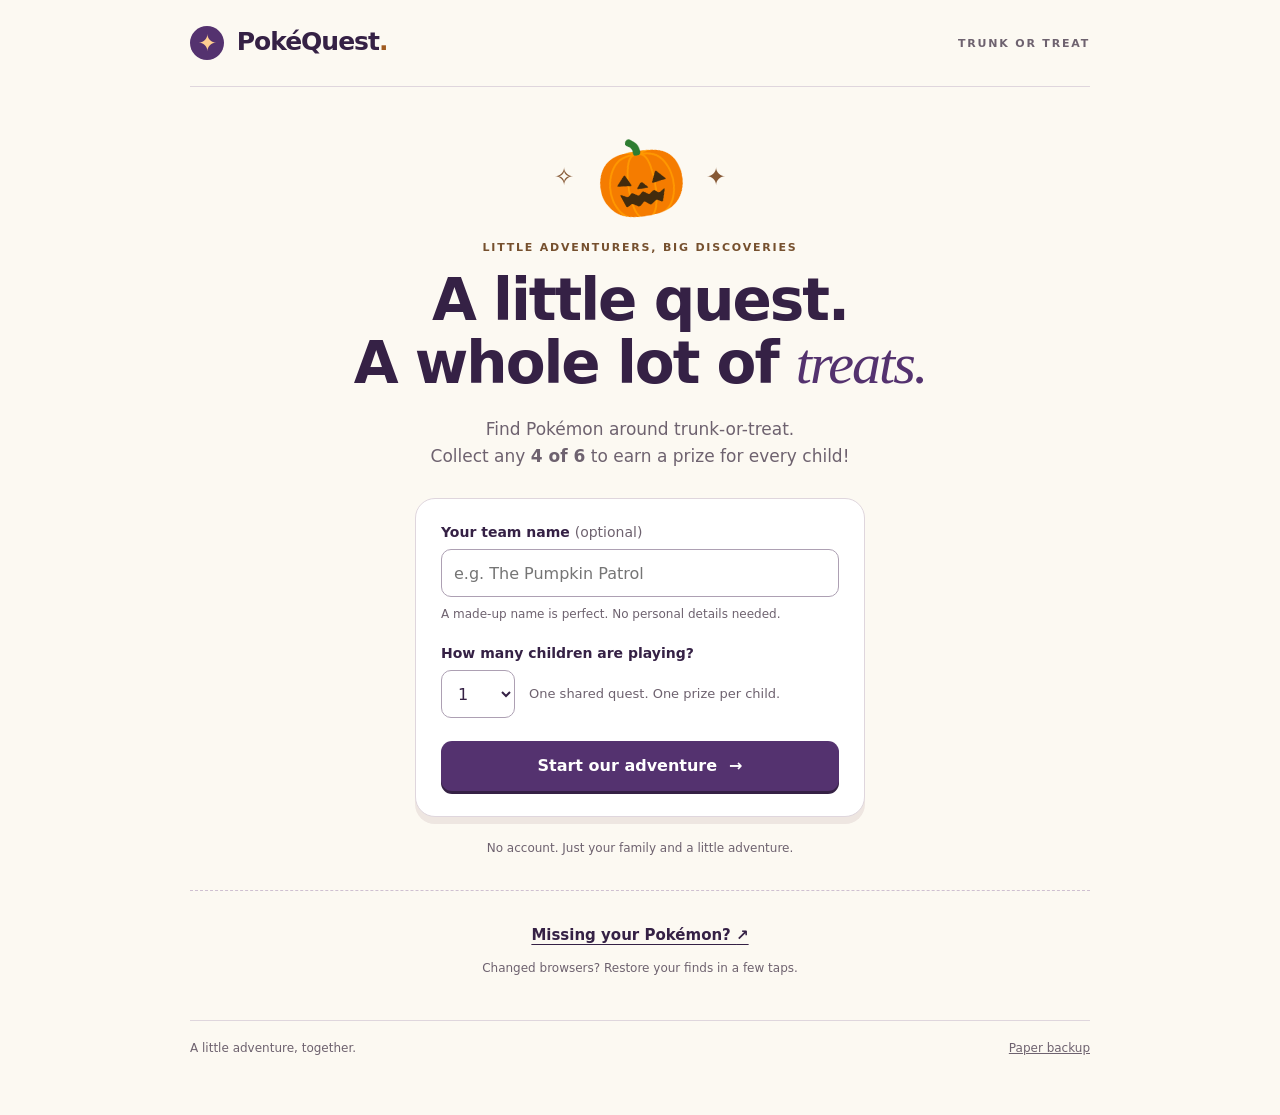
<file: index.html>
<!doctype html>
<html lang="en">
<head>
  <meta charset="utf-8">
  <meta name="viewport" content="width=device-width, initial-scale=1">
  <meta name="theme-color" content="#43285e">
  <meta name="description" content="A little adventure. A whole lot of treats. Your family's trunk-or-treat Pokémon quest.">
  <title>PokéQuest · Trunk-or-treat adventure</title>
  <link rel="stylesheet" href="styles.css">
  <script src="app.js" defer></script>
</head>
<body>
  <header class="site-header"><a class="brand" href="./" aria-label="PokéQuest home"><span class="brand-mark" aria-hidden="true">✦</span> PokéQuest<span class="brand-dot">.</span></a><span class="event-label">TRUNK OR TREAT</span></header>
  <main id="app" tabindex="-1">
    <p class="storage-warning" id="storage-warning" role="status" hidden></p>
    <section id="welcome" class="welcome" aria-labelledby="welcome-title">
      <div class="welcome-art" aria-hidden="true"><span>✧</span><span class="pumpkin">🎃</span><span>✦</span></div>
      <p class="eyebrow">LITTLE ADVENTURERS, BIG DISCOVERIES</p>
      <h1 id="welcome-title">A little quest.<br>A whole lot of <em>treats.</em></h1>
      <p class="intro">Find Pokémon around trunk-or-treat.<br>Collect any <strong>4 of 6</strong> to earn a prize for every child!</p>
      <form id="start-form" class="setup-panel">
        <label for="team-name">Your team name <span class="muted">(optional)</span></label>
        <input id="team-name" name="teamName" maxlength="40" placeholder="e.g. The Pumpkin Patrol" autocomplete="off" aria-describedby="name-help">
        <small id="name-help">A made-up name is perfect. No personal details needed.</small>
        <label for="start-children">How many children are playing?</label>
        <div class="family-row"><select id="start-children" name="childCount" aria-describedby="children-help"></select><span id="children-help">One shared quest. One prize per child.</span></div>
        <button class="button primary" type="submit">Start our adventure <span aria-hidden="true">→</span></button>
      </form>
      <p class="small-note">No account. Just your family and a little adventure.</p>
    </section>
    <section id="quest" hidden aria-labelledby="quest-title">
      <div class="quest-heading"><div><p class="eyebrow" id="team-label">YOUR FAMILY ADVENTURE</p><h1 id="quest-title">Gotta find ’em!</h1></div><span class="heading-pumpkin" aria-hidden="true">🎃</span></div>
      <p class="scan-guide"><span aria-hidden="true">▣</span> Open your phone’s <strong>Camera</strong>, point at an event QR code, then tap the link. Keep using this same browser.</p>
      <div id="notice" class="notice" role="status" aria-live="polite" tabindex="-1" hidden></div>
      <section class="progress-panel" aria-labelledby="progress-heading"><div class="progress-top"><h2 id="progress-heading">Your quest progress</h2><span id="progress-count"></span></div><progress id="quest-progress" max="4" value="0" aria-label="Progress toward four Pokémon"></progress><p id="progress-copy"></p></section>
      <section id="reward" class="reward-panel" aria-labelledby="reward-heading" hidden><span class="reward-star" aria-hidden="true">✦</span><div><p class="eyebrow" id="reward-kicker">QUEST COMPLETE</p><h2 id="reward-heading"></h2><p id="reward-copy"></p></div><button type="button" id="show-volunteer" class="button primary">Show volunteer <span aria-hidden="true">→</span></button></section>
      <div class="collection-heading"><h2>Your Pokédex</h2><span>6 friends to discover</span></div>
      <ul id="collection" class="collection" aria-label="Your Pokémon collection"></ul>
      <section class="family-panel" aria-label="Family details"><div><strong>Your adventure crew</strong><p id="family-copy">One prize for each child.</p></div><div><label for="quest-children" class="sr-only">Number of children</label><select id="quest-children"></select><span id="locked-children" hidden></span></div></section>
    </section>
    <div class="help-panel"><button type="button" id="open-recovery" class="text-button">Missing your Pokémon? <span aria-hidden="true">↗</span></button><p>Changed browsers? Restore your finds in a few taps.</p><button type="button" id="open-reset" class="text-button" hidden>Start over</button></div>
  </main>
  <footer><span>A little adventure, together.</span><a href="paper.html" target="_blank" rel="noopener">Paper backup</a></footer>
  <dialog id="recovery-dialog" aria-labelledby="recovery-title"><form id="recovery-form"><p class="eyebrow">LET’S PICK UP WHERE YOU LEFT OFF</p><h2 id="recovery-title">Missing your Pokémon?</h2><p>Different browsers don’t share progress. Check the friends your family already found.</p><div id="recovery-list" class="recovery-list"></div><label class="check-row" id="recovered-redemption-row"><input type="checkbox" id="recovered-redemption"> We already received our prizes.</label><p class="muted" id="recovery-prize-help">If you already received prizes, check the box so this browser remembers.</p><div class="dialog-actions"><button type="submit" class="button primary">Restore our finds</button><button type="button" class="button secondary" data-close>Cancel</button></div><p class="small-note">Saved finds and collected prizes will stay saved.</p></form></dialog>
  <dialog id="volunteer-dialog" aria-labelledby="volunteer-title"><div class="volunteer-view"><p class="eyebrow">FOR OUR PRIZE VOLUNTEER</p><div class="big-star" aria-hidden="true">✦</div><h2 id="volunteer-title">Quest complete!</h2><p id="volunteer-prizes" class="prize-number"></p><p id="volunteer-children"></p><p id="volunteer-found"></p><p><strong>Head back to the Pokémon Trunk to collect your prizes!</strong></p><p>One prize for each child. Thank you for celebrating with us!</p><button id="begin-redeem" type="button" class="button primary">Prizes Collected</button><button type="button" class="button secondary" data-close>Back to our quest</button></div></dialog>
  <dialog id="confirm-dialog" aria-labelledby="confirm-title"><p class="eyebrow">ONE LAST CHECK</p><h2 id="confirm-title">Prizes handed out?</h2><p id="confirm-copy"></p><div class="dialog-actions"><button id="confirm-redeem" type="button" class="button primary">Yes, prizes collected</button><button type="button" class="button secondary" data-close>Not yet</button></div></dialog>
  <noscript><p class="noscript">This quest needs JavaScript. Ask a volunteer for the <a href="paper.html">paper checklist</a> to keep playing.</p></noscript>
  <dialog id="reset-dialog" aria-labelledby="reset-title" aria-describedby="reset-copy"><p class="eyebrow">READY FOR ANOTHER ADVENTURE?</p><h2 id="reset-title">Start a new quest?</h2><p id="reset-copy">This clears your Pokémon, team name, child count, and Prizes Collected status in this browser. You’ll return to the welcome screen. This can’t be undone.</p><div class="dialog-actions"><button type="button" class="button secondary" data-close autofocus>Keep our quest</button><button id="confirm-reset" type="button" class="button primary">Yes, start over</button></div></dialog>
</body>
</html>
</file>
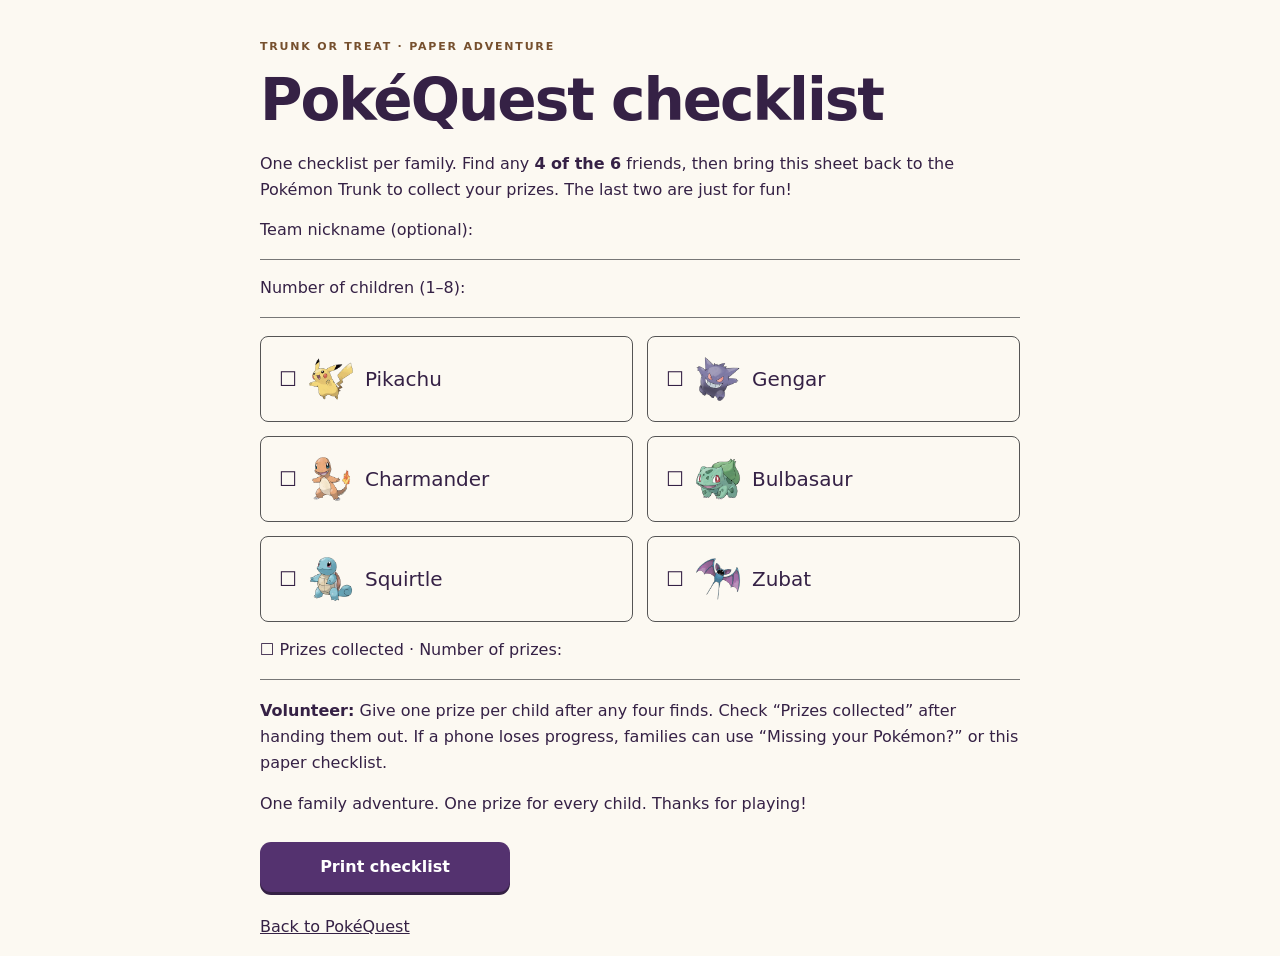
<file: paper.html>
<!doctype html>
<html lang="en"><head><meta charset="utf-8"><meta name="viewport" content="width=device-width, initial-scale=1"><title>PokéQuest · Paper backup</title><link rel="stylesheet" href="styles.css"><script src="app.js" defer></script></head>
<body><main class="paper-sheet"><p class="eyebrow">TRUNK OR TREAT · PAPER ADVENTURE</p><h1>PokéQuest checklist</h1><p>One checklist per family. Find any <strong>4 of the 6</strong> friends, then bring this sheet back to the Pokémon Trunk to collect your prizes. The last two are just for fun!</p><div class="paper-line">Team nickname (optional):</div><div class="paper-line">Number of children (1–8):</div><ul class="paper-grid" id="paper-list"></ul><noscript><p>☐ Pikachu &nbsp; ☐ Gengar &nbsp; ☐ Charmander<br>☐ Bulbasaur &nbsp; ☐ Squirtle &nbsp; ☐ Zubat</p></noscript><div class="paper-line">☐ Prizes collected · Number of prizes:</div><p><strong>Volunteer:</strong> Give one prize per child after any four finds. Check “Prizes collected” after handing them out. If a phone loses progress, families can use “Missing your Pokémon?” or this paper checklist.</p><p>One family adventure. One prize for every child. Thanks for playing!</p><button id="print-paper" class="button primary print-button" type="button">Print checklist</button><a href="./">Back to PokéQuest</a></main></body></html>
</file>
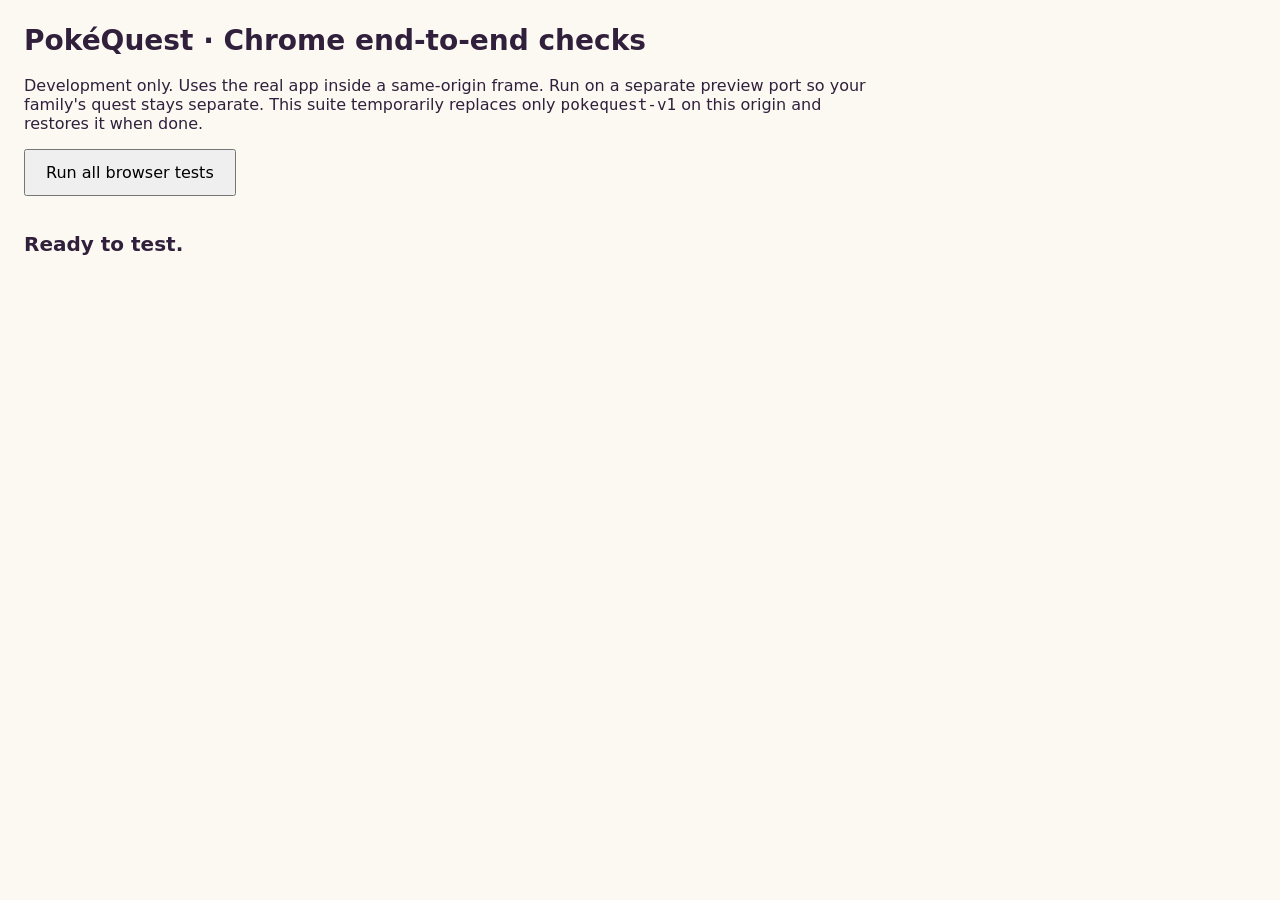
<file: tests/browser.html>
<!doctype html>
<html lang="en"><head><meta charset="utf-8"><meta name="viewport" content="width=device-width, initial-scale=1"><title>PokéQuest browser tests</title><style>body{font:16px system-ui;margin:24px;color:#30203c;background:#fcf9f2}h1{font-size:28px}button{font:inherit;padding:12px 20px;margin-bottom:16px}#results{line-height:1.7;padding-left:24px}.pass{color:#205332}.fail{color:#a31825}iframe{display:block;border:2px solid #867092;margin-top:20px;max-width:100%}#summary{font-weight:bold;font-size:20px}.note{max-width:850px}</style><script src="browser.js" defer></script></head><body><h1>PokéQuest · Chrome end-to-end checks</h1><p class="note">Development only. Uses the real app inside a same-origin frame. Run on a separate preview port so your family's quest stays separate. This suite temporarily replaces only <code>pokequest-v1</code> on this origin and restores it when done.</p><button id="run" type="button">Run all browser tests</button><p id="summary" role="status">Ready to test.</p><ol id="results"></ol><div id="frames"></div></body></html>
</file>
<file: styles.css>
:root{color-scheme:light;--ink:#352145;--purple:#54326f;--purple-light:#eee7f5;--cream:#fcf9f2;--muted:#6e626f;--line:#dfd6dd;--orange:#f4b76a;--green:#285541;font-family:system-ui,-apple-system,BlinkMacSystemFont,"Segoe UI",sans-serif;color:var(--ink);background:var(--cream);font-synthesis:none}
*{box-sizing:border-box}body{margin:0}button,input,select{font:inherit}button,a,input,select{-webkit-tap-highlight-color:transparent}button,select{cursor:pointer}a{color:inherit}button{color:inherit}button:disabled{cursor:default}button:focus-visible,a:focus-visible,input:focus-visible,select:focus-visible,[tabindex]:focus-visible{outline:3px solid #95551a;outline-offset:4px}[hidden]{display:none!important}.site-header,main,footer{width:min(100% - 40px,900px);margin-inline:auto}.site-header{display:flex;justify-content:space-between;align-items:center;padding:26px 0;border-bottom:1px solid var(--line)}.brand{font-size:25px;font-weight:850;letter-spacing:-1px;text-decoration:none;white-space:nowrap}.brand-mark{display:inline-grid;place-items:center;background:var(--purple);color:#ffcf91;width:34px;height:34px;border-radius:50%;font-size:23px;vertical-align:middle;margin-right:5px}.brand-dot{color:#a05b20}.event-label,.eyebrow{font-size:11px;letter-spacing:1.8px;font-weight:800}.event-label{color:var(--muted);text-align:right}main{padding:38px 0 20px;min-height:75vh}h1,h2,p{margin-top:0}h1{font-size:clamp(36px,6vw,58px);line-height:1.08;letter-spacing:-2px;margin-bottom:20px;font-weight:850}h2{font-size:22px;letter-spacing:-.5px}p{line-height:1.6}.eyebrow{color:#76502e;margin-bottom:13px}em{color:var(--purple);font-family:Georgia,serif;font-weight:normal}.welcome{text-align:center}.welcome-art{display:flex;align-items:center;justify-content:center;gap:20px;font-size:24px;color:#865936;margin-bottom:17px}.pumpkin{font-size:74px;line-height:1.2;transform:rotate(-9deg)}.intro{font-size:17px;color:var(--muted);margin-bottom:28px}.setup-panel{width:min(100%,450px);margin:auto;text-align:left;background:white;border:1px solid var(--line);border-radius:20px;padding:25px;box-shadow:0 7px 0 #eee6e1}.setup-panel label{display:block;font-size:14px;font-weight:750;margin-bottom:9px}.muted{color:var(--muted);font-weight:400}input[type=text],input:not([type]),select{border:1px solid #ada0b3;border-radius:10px;background:white;color:var(--ink);min-height:48px;padding:10px 12px;max-width:100%}#team-name{width:100%}small{display:block;line-height:1.5;color:var(--muted);margin:8px 0 22px;font-size:12px}.family-row{display:flex;align-items:center;gap:14px;margin-bottom:23px}.family-row select{min-width:74px}.family-row span{font-size:13px;line-height:1.5;color:var(--muted)}.button{display:flex;align-items:center;justify-content:center;gap:12px;width:100%;min-height:50px;border:0;border-radius:11px;padding:13px 18px;font-weight:750;line-height:1.4;text-align:center}.primary{background:var(--purple);color:white;box-shadow:0 3px 0 #352145}.primary:hover{background:#432459}.secondary{background:var(--purple-light);color:var(--ink);margin-top:12px}.small-note{font-size:12px;color:var(--muted);margin:22px 0 0;line-height:1.6}.help-panel{text-align:center;margin:32px auto 0;padding:22px 10px;border-top:1px dashed #cfc0d1}.text-button{border:0;background:none;min-height:44px;padding:8px;font-size:15px;font-weight:750;text-decoration:underline;text-underline-offset:4px}.help-panel p{font-size:12px;color:var(--muted);margin:2px 0 0}footer{display:flex;justify-content:space-between;gap:15px;border-top:1px solid var(--line);padding:20px 0 30px;font-size:12px;color:var(--muted)}footer a{min-height:44px;display:inline-flex;align-items:flex-start}.quest-heading{display:flex;justify-content:space-between;align-items:center}.quest-heading h1{font-size:clamp(35px,6vw,48px);margin-bottom:20px}.heading-pumpkin{font-size:54px;transform:rotate(9deg)}.scan-guide{background:#eee8df;border:1px solid #d8cec3;border-radius:12px;padding:14px 17px;font-size:14px;margin:0 0 22px}.scan-guide>span{font-size:22px;vertical-align:middle;margin-right:8px}.progress-panel{padding:22px;background:white;border:1px solid var(--line);border-radius:16px;margin-bottom:24px}.progress-top{display:flex;justify-content:space-between;align-items:center;gap:10px;margin-bottom:14px}.progress-top h2{font-size:16px;margin:0}.progress-top span{font-size:14px;font-weight:800;white-space:nowrap}progress{display:block;width:100%;height:12px;border:0;border-radius:20px;background:#ede6ef;overflow:hidden;accent-color:var(--purple)}progress::-webkit-progress-bar{background:#ede6ef;border-radius:20px}progress::-webkit-progress-value{background:var(--purple);border-radius:20px}progress::-moz-progress-bar{background:var(--purple);border-radius:20px}.progress-panel p{font-size:13px;color:var(--muted);margin:12px 0 0}.collection-heading{display:flex;align-items:center;justify-content:space-between;margin:28px 0 15px;gap:8px}.collection-heading h2{margin:0}.collection-heading span{font-size:12px;color:var(--muted)}.collection{list-style:none;margin:0;padding:0;display:grid;grid-template-columns:repeat(3,minmax(0,1fr));gap:16px}.card{position:relative;border:1px solid #d7c9dd;border-radius:17px;padding:23px 12px 18px;background:#f1edf3;text-align:center;min-width:0}.card.found{background:var(--card-color,#f8ecd5);border-color:#aa9075}.card-number{position:absolute;left:12px;top:10px;font-size:10px;font-weight:800;letter-spacing:1px;color:#65566b}.card-check{position:absolute;right:11px;top:9px;font-size:13px;font-weight:bold;color:var(--green)}.card-art{display:block;font-size:54px;line-height:1.4;margin:10px 0 11px;filter:grayscale(1);opacity:.5}.found .card-art{filter:none;opacity:1}.card h3{font-size:17px;margin:0 0 6px;letter-spacing:-.3px}.card-status{font-size:11px;font-weight:750;text-transform:uppercase;letter-spacing:1px;color:#65566b}.found .card-status{color:var(--green)}.card p{font-size:12px;margin:9px 0 0;color:#62516a;line-height:1.4}.family-panel{display:flex;align-items:center;justify-content:space-between;gap:14px;padding:22px 0;margin-top:16px}.family-panel strong{font-size:14px}.family-panel p{margin:5px 0 0;color:var(--muted);font-size:12px}.family-panel select{min-width:116px}.reward-panel{background:#f9e7c6;border:1px solid #cca364;border-radius:16px;padding:23px;display:grid;grid-template-columns:auto 1fr;gap:10px 16px}.reward-star{font-size:40px;color:#8d5515}.reward-panel .eyebrow{font-size:10px;margin-bottom:5px}.reward-panel h2{margin:0 0 6px;font-size:27px}.reward-panel p:last-child{margin:0;font-size:14px}.reward-panel button{grid-column:1/-1;margin-top:7px}.reward-panel.redeemed{background:#e5eee6;border-color:#8da590}.reward-panel.redeemed .reward-star{color:var(--green)}.notice,.storage-warning,.noscript{padding:17px;border-radius:12px;margin-bottom:20px;font-size:15px;border:1px solid #b09bc1;background:#eee6f7}.storage-warning{background:#fff0cf;border-color:#a3752c;color:#513811}.notice strong{display:block;margin-bottom:3px}.notice p{margin:0;font-size:13px}dialog{color:var(--ink);background:var(--cream);border:1px solid #b7a5c1;border-radius:20px;width:min(100% - 28px,480px);max-height:calc(100dvh - 40px);padding:28px;box-shadow:0 24px 90px #20132b40}dialog::backdrop{background:#21142caa}dialog h2{font-size:29px;line-height:1.2;margin-bottom:16px}dialog p{font-size:14px}dialog .eyebrow{font-size:10px}.recovery-list{display:grid;grid-template-columns:1fr 1fr;gap:9px;margin:20px 0}.check-row{display:flex;align-items:center;gap:10px;min-height:48px;border:1px solid var(--line);border-radius:10px;padding:10px;font-size:14px;cursor:pointer;background:white}.check-row input{width:20px;height:20px;flex-shrink:0;accent-color:var(--purple)}.dialog-actions{margin-top:22px}.volunteer-view{text-align:center}.volunteer-view .big-star{font-size:58px;color:#965918}.prize-number{font-size:44px;font-weight:850;color:var(--purple);line-height:1.2;margin:18px 0 7px}.volunteer-view #volunteer-children{font-size:19px;font-weight:700}.sr-only{position:absolute;width:1px;height:1px;padding:0;margin:-1px;overflow:hidden;clip:rect(0,0,0,0);white-space:nowrap;border:0}.paper-sheet{max-width:760px}.paper-grid{padding:0;list-style:none;display:grid;grid-template-columns:1fr 1fr;gap:14px}.paper-grid li{padding:18px;border:1px solid #555;border-radius:8px;font-size:20px}.paper-line{border-bottom:1px solid #777;min-height:40px;margin:18px 0}.print-button{max-width:250px;margin:25px 0}
.card-art{display:flex;align-items:center;justify-content:center;width:100%;height:128px;line-height:1}.pokemon-image{display:block;width:100%;height:100%;min-width:0;min-height:0;object-fit:contain}.check-art,.paper-art{display:inline-flex;align-items:center;justify-content:center;width:30px;height:30px;flex-shrink:0;line-height:1;font-size:23px}.paper-grid li{display:flex;align-items:center;gap:10px}.paper-art{width:48px;height:48px}.check-row{gap:8px}
@media(min-width:750px){#quest{max-width:760px;margin:auto}.welcome{padding-top:8px}.reward-panel{grid-template-columns:auto 1fr auto;align-items:center}.reward-panel button{grid-column:auto;width:auto;min-width:180px}.card{padding-block:27px}.card-art{font-size:65px;height:150px}}
@media(max-width:480px){.site-header,main,footer{width:calc(100% - 32px)}.site-header{padding:20px 0}.brand{font-size:23px}.event-label{font-size:9px;letter-spacing:1px;max-width:85px}main{padding-top:28px}.collection{grid-template-columns:repeat(2,minmax(0,1fr));gap:12px}.card{padding-inline:9px}.setup-panel{padding:20px}.progress-panel{padding:18px}.progress-top h2{font-size:14px}.collection-heading span{font-size:11px}.heading-pumpkin{font-size:42px}.recovery-list{grid-template-columns:1fr}dialog{padding:22px}.reward-panel{padding:19px}footer{font-size:11px}}
@media(prefers-reduced-motion:no-preference){.found .card-art{animation:pop .3s ease-out}@keyframes pop{from{transform:scale(.8)}to{transform:scale(1)}}}
@media print{body{background:white;color:black}.site-header,footer,.print-button{display:none}main{width:100%;padding:0;min-height:0}.paper-sheet{max-width:none}.paper-grid li{break-inside:avoid}a{color:black}}
</file>
